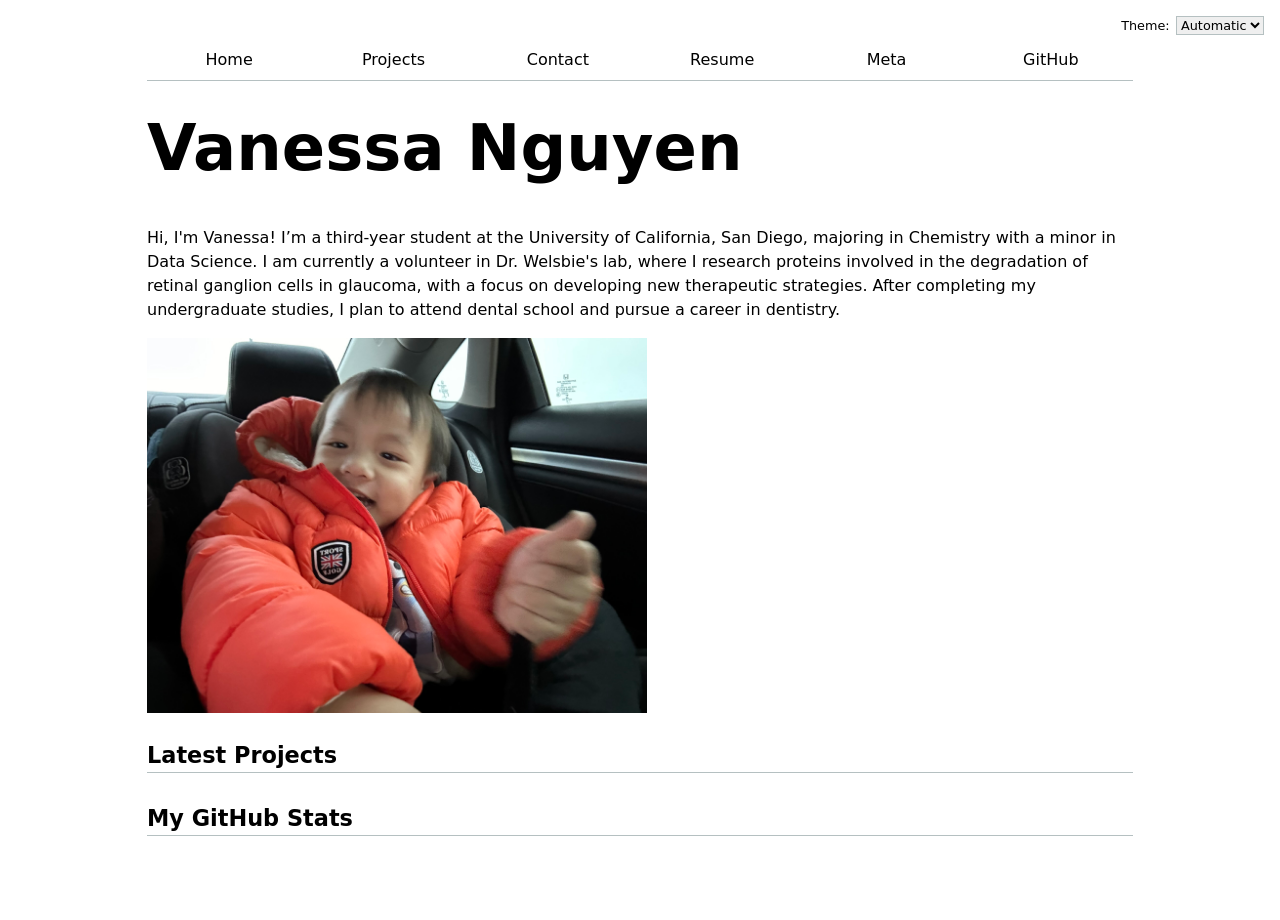
<file: index.html>
<!DOCTYPE html>
<html lang="en">
<head>
    <meta charset="UTF-8">
    <meta name="viewport" content="width=device-width, initial-scale=1.0">
    <title>Vanessa Nguyen: Personal Site and Portfolio</title>
    <link rel="stylesheet" href="style.css">
    <script type="module" src="global.js"></script>
</head>
<body>
    <h1>Vanessa Nguyen</h1>
    <p>
        Hi, I'm Vanessa! I’m a third-year student at the University of California, San Diego, majoring in Chemistry with a minor in Data Science. 
        I am currently a volunteer in Dr. Welsbie's lab, where I research proteins involved in the degradation of retinal ganglion cells in glaucoma, 
        with a focus on developing new therapeutic strategies. After completing my undergraduate studies, I plan to attend dental school 
        and pursue a career in dentistry.
    </p>
    <img src="images/kai.jpg" alt="Here's a picture of my little brother, Kai!" width="500">
    <h2>Latest Projects</h2>
    <div class="projects"></div>
    <script src="index.js" type="module" defer></script>
    <h2>My GitHub Stats</h2>
    <div id="profile-stats"></div>
</body>
</html>
</file>
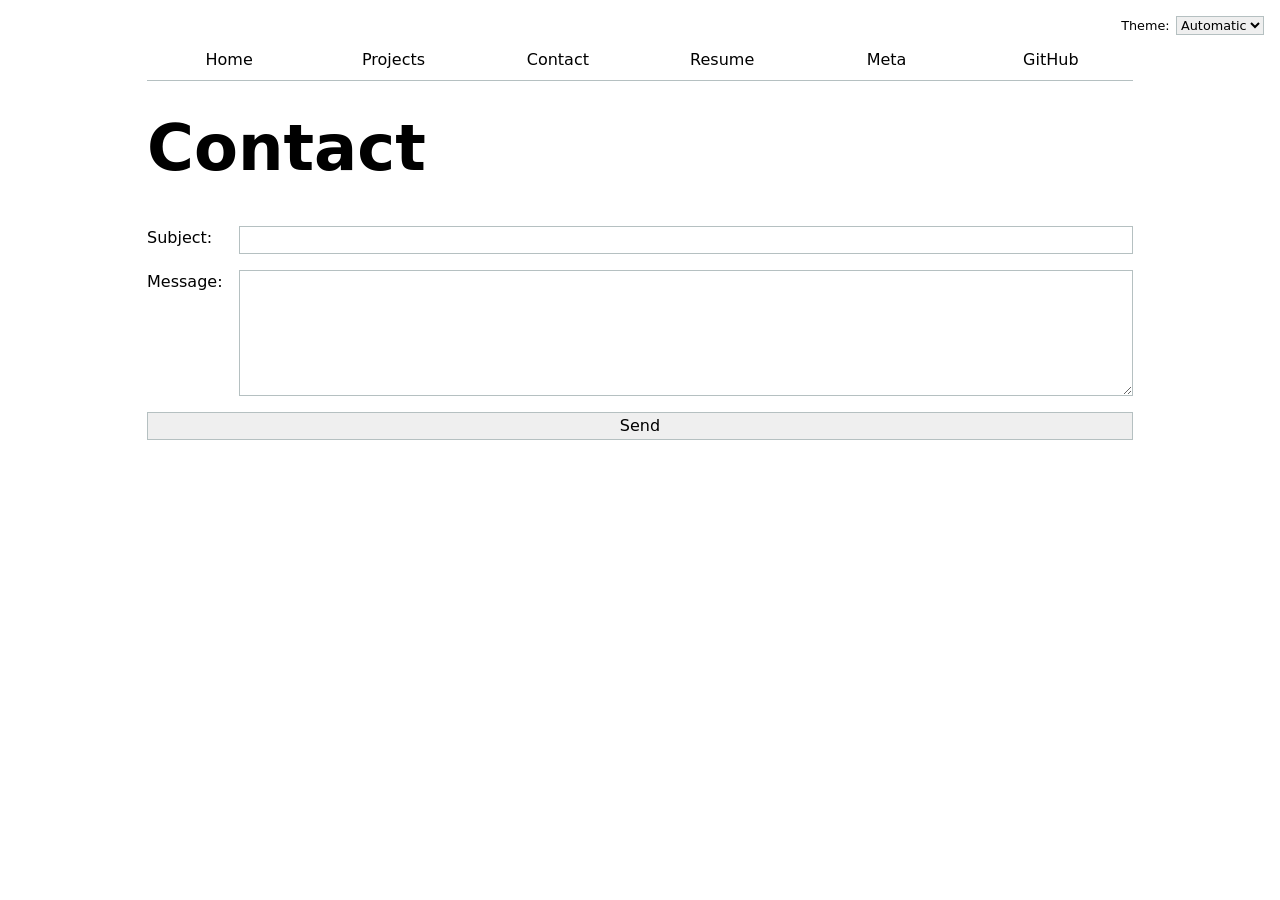
<file: contact/index.html>
<!DOCTYPE html>
<html lang="en">
<head>
    <meta charset="UTF-8">
    <meta name="viewport" content="width=device-width, initial-scale=1.0">
    <title>Contact</title>
    <link rel="stylesheet" href="../style.css">
    <script type="module" src="../global.js"></script>
</head>

<body>
    <h1>Contact</h1>

    <form action="mailto:your-email@example.com" method="GET">
        <label>
            Subject:
            <input name="subject" required>
        </label>

        <label>
            Message:
            <textarea name="body" rows="5" required></textarea>
        </label>

        <button>Send</button>
    </form>
</body>
</html>
</file>
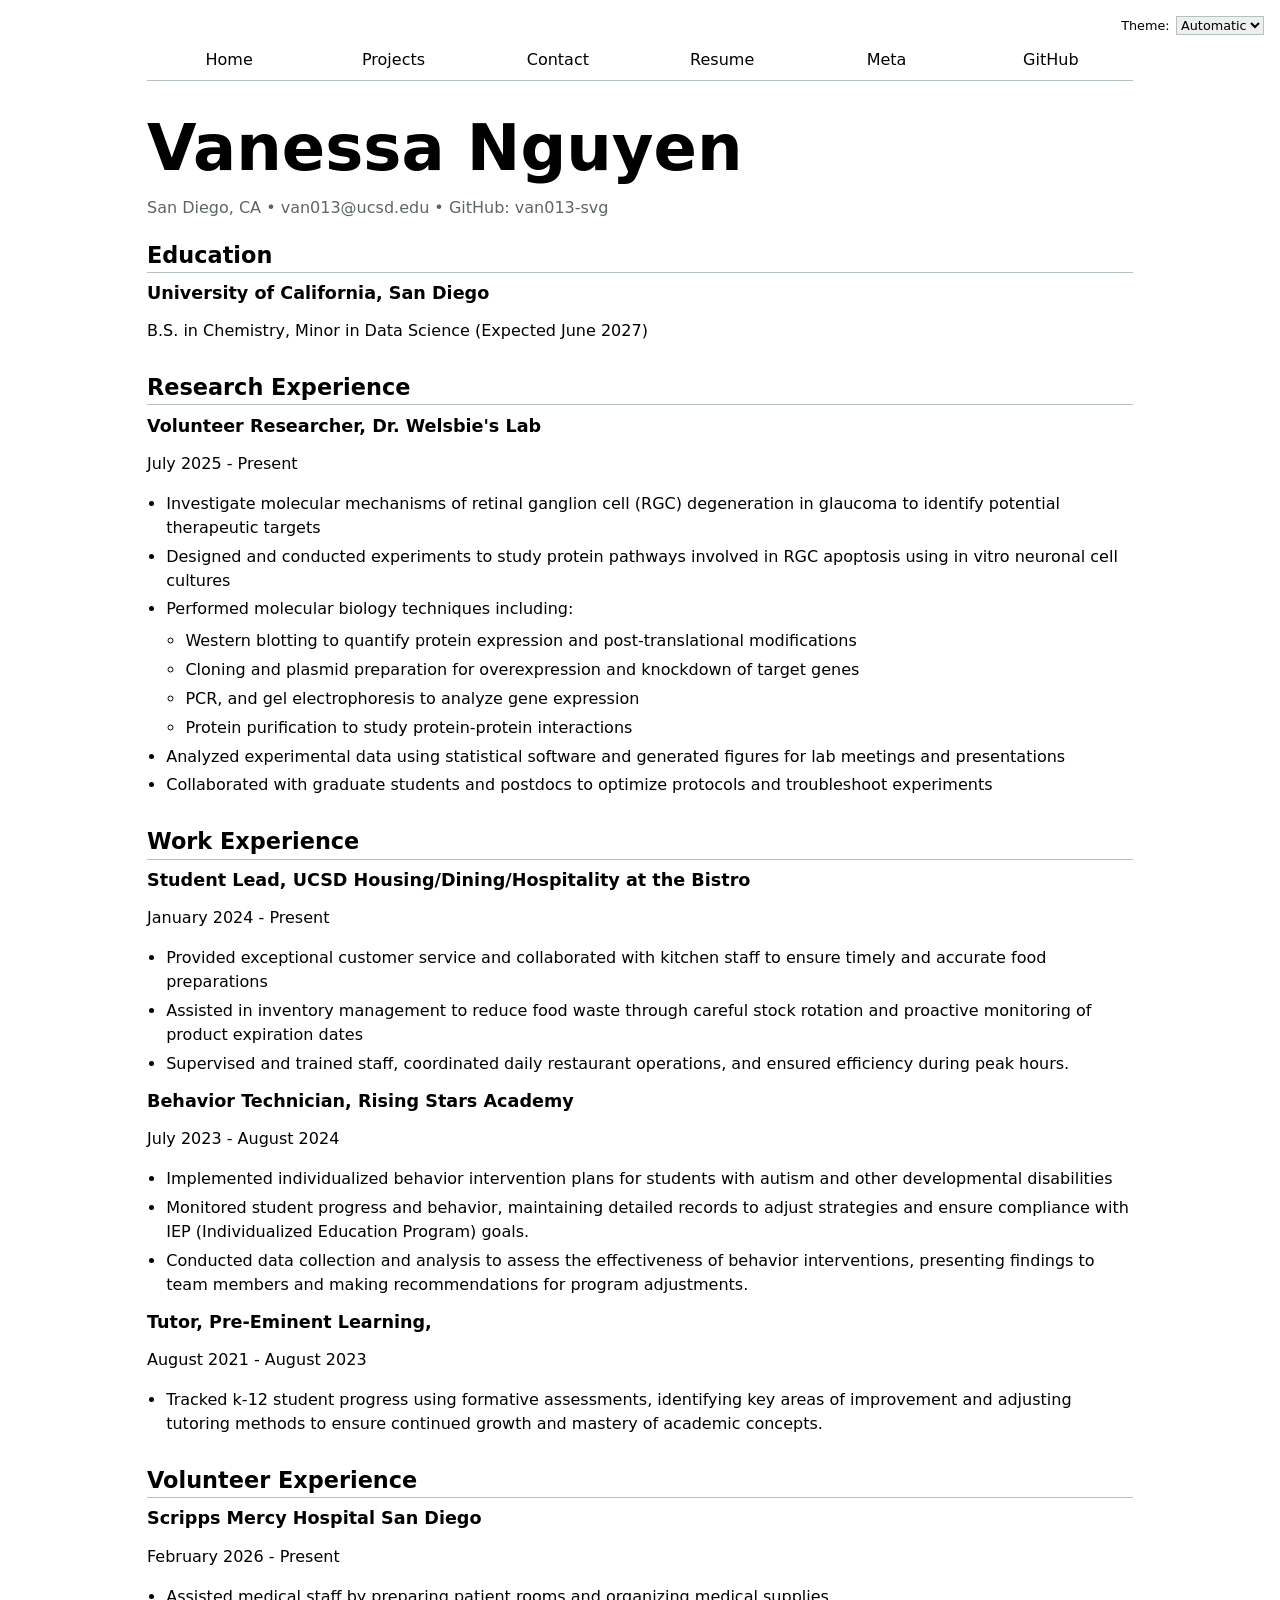
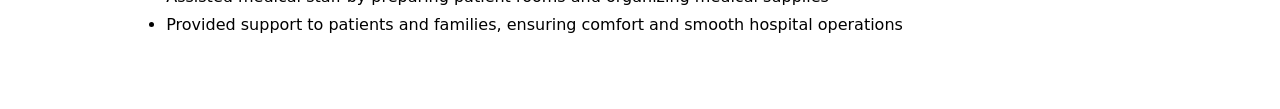
<file: resume/index.html>
<!DOCTYPE html>
<html lang="en">
<head>
    <meta charset="UTF-8">
    <meta name="viewport" content="width=device-width, initial-scale=1.0">
    <title>Resume</title>
    <link rel="stylesheet" href="../style.css">
    <script type="module" src="../global.js"></script>
</head>

<body>
    <header>
      <h1>Vanessa Nguyen</h1>
      <p>San Diego, CA • van013@ucsd.edu • GitHub: van013-svg</p>
    </header>
    <section>
        <h2>Education</h2>
        <article>
            <h3>University of California, San Diego</h3>
            <p>B.S. in Chemistry, Minor in Data Science (Expected June 2027)</p>
        </article>
    </section>  
    <section>
        <h2>Research Experience</h2>
        <article>
            <h3>Volunteer Researcher, Dr. Welsbie's Lab</h3>
            <p>
                <time datetime='2025-07'>July 2025</time> - Present
            </p>
            <ul>
                <li>Investigate molecular mechanisms of retinal ganglion cell (RGC) degeneration in glaucoma to identify potential therapeutic targets</li>
            <li>Designed and conducted experiments to study protein pathways involved in RGC apoptosis using in vitro neuronal cell cultures</li>
            <li>Performed molecular biology techniques including:
                <ul>
                    <li>Western blotting to quantify protein expression and post-translational modifications</li>
                    <li>Cloning and plasmid preparation for overexpression and knockdown of target genes</li>
                    <li>PCR, and gel electrophoresis to analyze gene expression</li>
                    <li>Protein purification to study protein-protein interactions</li>
                </ul>
            </li>
            <li>Analyzed experimental data using statistical software and generated figures for lab meetings and presentations</li>
            <li>Collaborated with graduate students and postdocs to optimize protocols and troubleshoot experiments</li>
            </ul>
        </article>
    </section>
    <section>
         <h2>Work Experience</h2>
            <article>
                <h3>Student Lead, UCSD Housing/Dining/Hospitality at the Bistro</h3>
                <p>
                    <time datetime='2024-01'>January 2024</time> - Present
                </p>
                <ul>
                    <li>Provided exceptional customer service and collaborated with kitchen staff to ensure timely and accurate food preparations</li>
                    <li>Assisted in inventory management to reduce food waste through careful stock rotation and proactive monitoring of product expiration dates</li>
                    <li>Supervised and trained staff, coordinated daily restaurant operations, and ensured efficiency during peak hours.</li>
                </ul>
            </article>
            <article>
                <h3>Behavior Technician, Rising Stars Academy </h3>
                <p>
                    <time datetime='2024-07'>July 2023</time> - August 2024
                </p>
                <ul>
                    <li>Implemented individualized behavior intervention plans for students with autism and other developmental disabilities</li>
                    <li>Monitored student progress and behavior, maintaining detailed records to adjust strategies and ensure compliance with IEP (Individualized Education Program) goals.</li>
                    <li>Conducted data collection and analysis to assess the effectiveness of behavior interventions, presenting findings to team members and making recommendations for program adjustments.</li>
                </ul>
            </article>
            <article>
                <h3>Tutor, Pre-Eminent Learning,</h3>
                <p>
                    <time datetime='2024-08'>August 2021</time> - August 2023
                </p>
                <ul>
                    <li>Tracked k-12 student progress using formative assessments, identifying key areas of improvement and adjusting tutoring methods to ensure continued growth and mastery of academic concepts.</li>
                </ul>
            </article>
    </section>
    <section>
        <h2>Volunteer Experience</h2>
        <article>
                <h3>Scripps Mercy Hospital San Diego</h3>
                <p>
                    <time datetime='2026-02'>February 2026</time> - Present
                </p>
                <ul>
                    <li>Assisted medical staff by preparing patient rooms and organizing medical supplies</li>
                    <li>Provided support to patients and families, ensuring comfort and smooth hospital operations</li>
                </ul>
            </article>
    </section>
</body>
</html>
</file>
<file: style.css>
body {
  font: 100%/1.5 system-ui;
  max-width: 100ch;
  margin-inline: max(1em, (100% - 100ch) / 2);
  padding: 2em 1em;
}

:root {
  --color-accent: oklch(65% 50% 0);
}

html {
  color-scheme: light dark;
  accent-color: var(--color-accent);
}

nav ul, nav li {
  display: contents;
}

nav {
  --border-color: oklch(50% 10% 200 / 40%);

  display: flex;
  margin-bottom: 2em;
  border-bottom: 1px solid oklch(80% 3% 200);
}

nav a {
  flex: 1;
  text-decoration: none;
  color: inherit;
  text-align: center;
  padding: 0.5em 0;
}

nav a.current {
  border-bottom: 0.4em solid oklch(90% 3% 200);
  padding-bottom: 0.1em;
}

nav a:hover {
  background-color: color-mix(in oklch, var(--color-accent), canvas 85%);
  border-bottom: 0.4em solid var(--color-accent);
  padding-bottom: 0.1em;
}

h1, h2, h3, h4, h5, h6 {
  line-height: 1.1;
  text-wrap: balance;
  margin-top: 0;
}

h1 {
  font-size: 400%;
}

h2 {
  font-size: 1.4rem;
  margin: 1em 0 0.5em;
  border-bottom: 1px solid oklch(80% 3% 200);
  padding-bottom: 0.2em;
}

h3 {
  font-size: 1.1rem;
  margin-bottom: 0.2em;
  font-weight: 600;
}

h1 + p {
  margin-top: 0.5em;
}

header h1 {
  margin-bottom: 0.2em;
}

header p {
  margin: 0;
  color: oklch(50% 3% 200);
}

.job-header {
  display: flex;
  justify-content: space-between;
  align-items: baseline;
  gap: 1em;
}

.job-header h3 {
  margin: 0;
}

.job-header p {
  margin: 0;
  color: oklch(50% 3% 200);
  font-size: 0.9em;
  white-space: nowrap;
}

section {
  margin-bottom: 2em;
  border-left: none;
  padding-left: 0;
}

.job {
  margin-bottom: 1.5em;
}

.job > p {
  margin: 0;
  color: oklch(50% 3% 200);
  font-size: 0.9em;
}

ul {
  margin-top: 0.5em;
  padding-left: 1.2em;
}

li {
  margin-bottom: 0.3em;
}

input,
textarea,
button,
select {
  font: inherit;
  border: 1px solid oklch(80% 3% 200);
  width: 100%;
  box-sizing: border-box;
}

form {
  display: grid;
  grid-template-columns: auto 1fr;
  gap: 1em;
}

button {
  grid-column: 1 / -1;
}

label {
  display: grid;
  grid-template-columns: subgrid;
  grid-column: 1 / -1;
  gap: 1em;
}

.projects {
  display: grid;
  grid-template-columns: repeat(auto-fill, minmax(15em, 1fr));
  gap: 1em;
}

.projects article {
  display: grid;
  grid-template-rows: subgrid;
  grid-row: span 3;
  gap: 1em;
}

.projects article h2 {
  margin: 0;
}

.projects article img {
  width: 100%;
  height: 200px;
  object-fit: cover;
  display: block;
}

.projects article p {
  margin: 0;
}

label.color-scheme {
  position: absolute;
  top: 1rem;
  right: 1rem;
  font-size: 80%;

  display: flex;
  align-items: center;
  gap: 0.5em;
}

#profile-stats {
  font-family: 'Inter', -apple-system, sans-serif;
  padding: 1rem 0;
}

#profile-stats dl {
  display: grid;
  grid-template-columns: repeat(4, 1fr);
  gap: 1rem;
  margin: 0;
}

#profile-stats dt {
  grid-row: 1;
  font-size: 11px;
  color: color-mix(in oklch, currentColor 40%, transparent);
  font-weight: 600;
  text-transform: uppercase;
  letter-spacing: 0.05em;
}

#profile-stats dd {
  grid-row: 2;
  font-size: 32px;
  font-weight: 300;
  margin: 0;
  color: var(--color-text);
  line-height: 1;
}

.project-year {
  font-family: Baskerville, serif;
  font-variant-numeric: oldstyle-nums;
  font-size: 0.9rem;
  color: #666;
}

#projects-pie-plot {
  width: 20em;
  max-width: 100%;
  flex-shrink: 1;
  height: auto;
  margin-bottom: 3em;
}

.legend {
  display: grid;
  grid-template-columns: repeat(auto-fit, minmax(9em, 1fr));
  gap: 1em;
  padding: 1em;
  margin: 1em 0 2em;
  border: 1px solid #ccc;
  border-radius: 0.5em;
  list-style: none;
  flex: 1;  
}


.legend li {
  display: flex;
  align-items: center;
  gap: 0.3em;
  white-space: nowrap;
  min-width: 0;
}

.swatch {
  width: 1em;
  aspect-ratio: 1 / 1;
  background-color: var(--color);
  display: inline-block;
  border-radius: 50%;
}

.container {
  display: flex;
  align-items: center;
  gap: 2em;
}

.searchBar {
  display: block;
  width: 100%;
  margin: 1em 0;
  padding: 0.5em;
}

&:has(path:hover) {
  path:not(:hover) {
    opacity: 0.5;
  }
}

path {
  transition: 300ms;
  cursor: pointer;
}

.selected {
  --color: oklch(60% 45% 0) !important;

  &:is(path) {
    fill: var(--color);
  }
}

dl.info {
  display: grid;
  grid-template-columns: auto 1fr;
  gap: 0.25em 0.75em;
  margin: 0;
}

dl.info dt {
  color: oklch(50% 5% 200);
  font-size: 0.8em;
}

dl.info dd {
  margin: 0;
  font-weight: 600;
}

.tooltip {
  position: fixed;
  top: 1em;
  left: 1em;
  background: canvas;
  padding: 0.75em 1em;
  border: 1px solid oklch(80% 3% 200);
  border-radius: 0.5em;
  box-shadow: 0 2px 10px oklch(0% 0% 0% / 15%);
}

.gridlines line {
  stroke: oklch(80% 3% 200 / 40%);
  stroke-width: 1;
}

.gridlines path {
  display: none;
}

.tooltip {
  position: fixed;
  top: 1em;
  left: 1em;

  background: rgba(255, 255, 255, 0.85);
  color: inherit;

  padding: 0.75em 1em;
  border-radius: 8px;

  box-shadow: 0 4px 20px rgba(0, 0, 0, 0.15);

  backdrop-filter: blur(6px);

  font-size: 0.9rem;

  pointer-events: none; 

  z-index: 1000;
}

dl.info {
  /* ... other styles ... */
  transition-duration: 500ms;
  transition-property: opacity, visibility;
}

dl.info[hidden]:not(:hover, :focus-within) {
  opacity: 0;
  visibility: hidden;
}

#stats {
  font-family: 'Inter', -apple-system, sans-serif;
  padding: 1rem 0;
}

#stats dl {
  display: grid;
  grid-template-columns: repeat(5, 1fr);
  gap: 1rem;
  margin: 0;
}

#stats dt {
  grid-row: 1;
  font-size: 11px;
  color: color-mix(in oklch, currentColor 40%, transparent);
  font-weight: 600;
  text-transform: uppercase;
  letter-spacing: 0.05em;
}

#stats dd {
  grid-row: 2;
  font-size: 32px;
  font-weight: 300;
  margin: 0;
  color: var(--color-text);
  line-height: 1;
}

@keyframes marching-ants {
  to {
    stroke-dashoffset: -8; /* 5 + 3 */
  }
}

.selection {
  fill-opacity: 0.1;
  stroke: black;
  stroke-opacity: 0.7;
  stroke-dasharray: 5 3;
  animation: marching-ants 2s linear infinite;
}

circle.selected {
  fill: #ff6b6b;
}

#language-breakdown {
  font-family: ui-monospace, SFMono-Regular, Menlo, Monaco, Consolas, "Liberation Mono", monospace;
  font-size: 15px;
  display: grid;
  grid-template-columns: repeat(3, 1fr);
  justify-self: center;
  column-gap: 2rem;  
}

#language-breakdown dl {
  gap: 1rem;
  margin: 0;
}

#language-breakdown dt {
  grid-row: 1;
  font-weight: 600;
  text-transform: uppercase;
  letter-spacing: 0.05em;

}

#language-breakdown dd {
  grid-row: 2;
  font-weight: 300;
  margin: 0;
  color: var(--color-text);
  line-height: 1;
  white-space: normal;
  max-width: 10ch;
}

svg {
  overflow: visible;
}

#commit-controls {
  display: flex;
  flex-wrap: wrap;
  align-items: center;
  gap: 0.75rem;
}

#commit-controls label {
  white-space: nowrap;
}

#commit-progress {
  flex: 1;
  min-width: 0;
}

#commit-time {
  flex-basis: 100%;
  text-align: right;
  white-space: nowrap;
}

#commit-progress {
  accent-color: steelblue;
}

circle {
  transition: all 200ms, r calc(var(--r) * 10ms);
  transform-origin: center;
  transform-box: fill-box;
}

circle:hover {
  transform: scale(1.5);
}

circle {
  @starting-style {
    r: 0;
  }
}

#files {
  display: grid;
  grid-template-columns: 1fr 4fr;
  position: sticky;
  column-gap: 1rem;
  row-gap: 1.5rem;

  > div {
    grid-column: 1 / -1;
    display: grid;
    grid-template-columns: subgrid;
  }

  dt {
    grid-column: 1;
  }

  dd {
    grid-column: 2;
  }
}


.loc {
  display: flex;
  width: 0.5em;
  aspect-ratio: 1;
  background: var(--color);
  border-radius: 50%;
}

#files dd {
  grid-column: 2;
  display: flex;
  flex-wrap: wrap;
  align-items: start;
  align-content: start;
  gap: 0.15em;
  padding-top: 0.6em;
  margin-left: 0;
}

dt small {
  display: block;
  opacity: 0.6;
  font-size: 0.8em;
}

#scatter-plot {
  position: sticky;
  top: 0;
  left: 0;
  bottom: auto;
  height: 50vh;
}

#scrolly-1 {
  display: grid;
  grid-template-columns: 1fr 1fr;
  gap: 1rem;
  align-items: start;
}

#scatter-plot h2 {
  border-bottom: none;
  padding-bottom: 0;
}

h2.no-underline {
  border-bottom: none;
  padding-bottom: 0;
}

#scrolly-1 {
  display: flex;
  gap: 2rem;
  align-items: flex-start;
}

#left-col {
  flex: 1;
}

#right-col {
  flex: 1;
  position: sticky;
  top: 1rem;
  height: fit-content;
}

.step {
  margin-bottom: 1.5rem;
}

#file-scrolly {
  display: grid;
  grid-template-columns: 1fr 1fr;
  gap: 2rem;
  align-items: start;
}

#file-story {
  flex: 1;
}

#file-plot {
  flex: 1;
  position: sticky;
  top: 1rem;
}

#left {
  flex: 1;
  position: sticky;
  top: 1rem;
  height: fit-content;
}

#right {
  flex: 1;
  position: sticky;
  top: 1rem;
  height: fit-content;
}

#files > div {
  grid-column: 1 / -1;
  display: grid;
  grid-template-columns: subgrid;

  transition:
    transform 800ms cubic-bezier(0.22, 1, 0.36, 1),
    opacity 500ms ease;

  padding-block: 0.6rem;

  will-change: transform;
}
</file>
